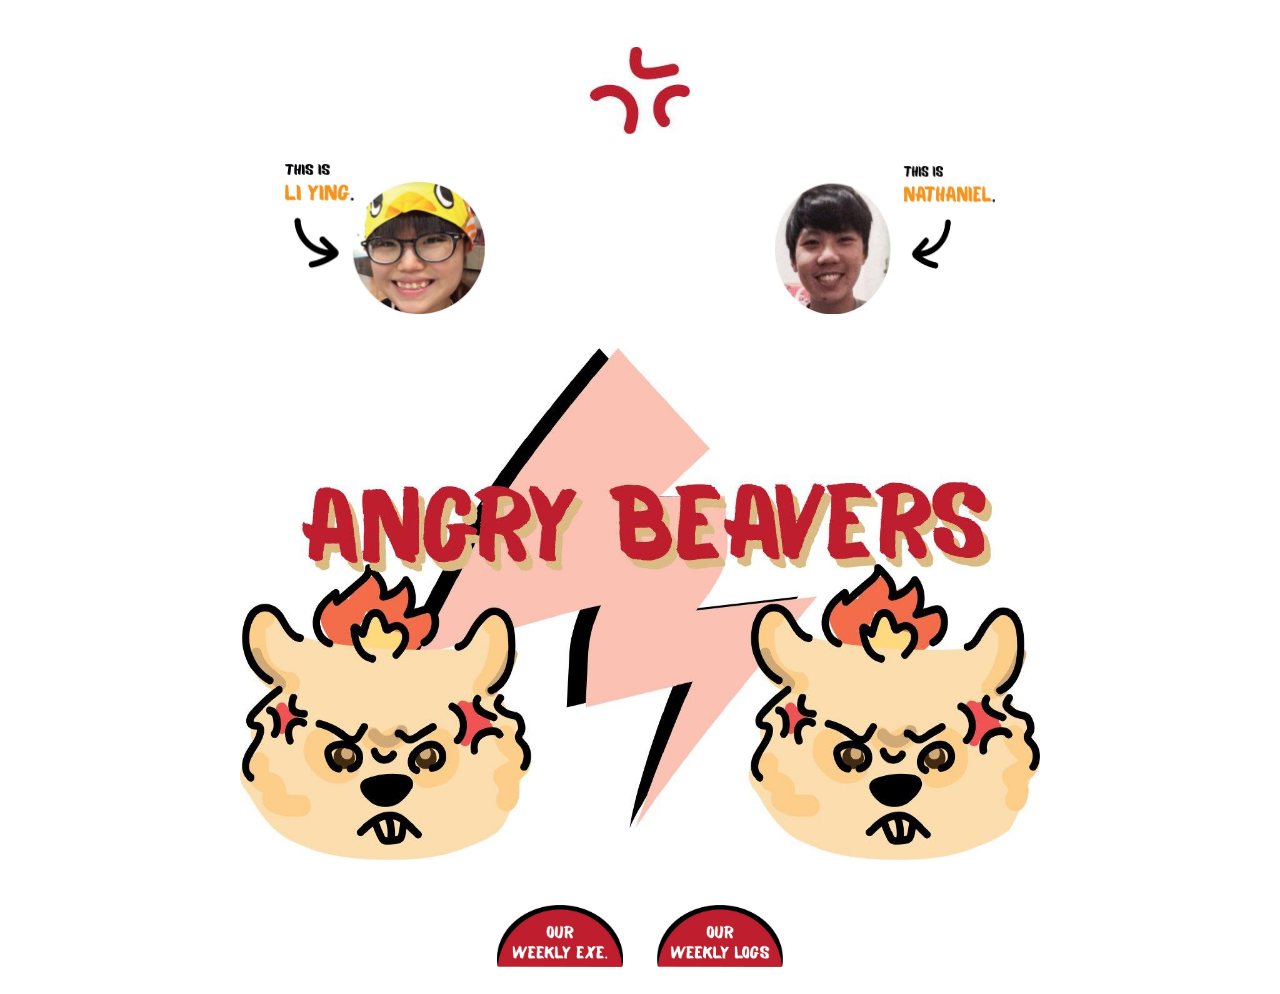
<file: index.html>
<!DOCTYPE html>
<html lang="en">
<head>
    <link rel="stylesheet" type="text/css" href="style.css">
    <meta charset="utf-8">
    <title>🐾Angry Beavers🐾</title>

</head>

<body>
    <body style="background-color:#fff;">
    <body style="vertical-align: middle;">
    <body style="position: relative;"></body>
    
    <br>
    <h1><a href="index.html"><img src="graphics/SVG/ly/logo.jpg" alt="logo" class="center"
        style="width:100px;height:87px;"></a>
        </h1>

    <h3>
        <a href='liying.html'><img src="graphics/SVG/ly/liying.jpg" id='leftside' alt="liying"
            style="width:200px;height:150px;"> </a>

        <p11>&</p11>
        
        <a href='nathaniel.html'><img src="graphics/SVG/ly/nat.jpg" id='rightside' alt="nat" class ='center'
            style="width:220px;height:150px;"> </a>
    </h3>
    <h1>

        <img src="graphics/SVG/ly/ab1.jpg" alt="angrybeaver" class="center"
            style="width:800px;height:512px;">   

            
    </h1>


    <div class="icons">
        <div class="row">

        <div class="column">
            <a href="weeklyexe.html"><img src="graphics/SVG/ly/weeklyexe.jpg"
             alt="weeklyexe" style="width:100%"></a>
        </div>

        <div class="column">
            <a href="weeklyprogress.html"><img src="graphics/SVG/ly/weekly.jpg"
             alt="weeklyprogress1" style="width:100%"></a>
        </div>

      </div>
    </div>


</body>

</html>
</file>
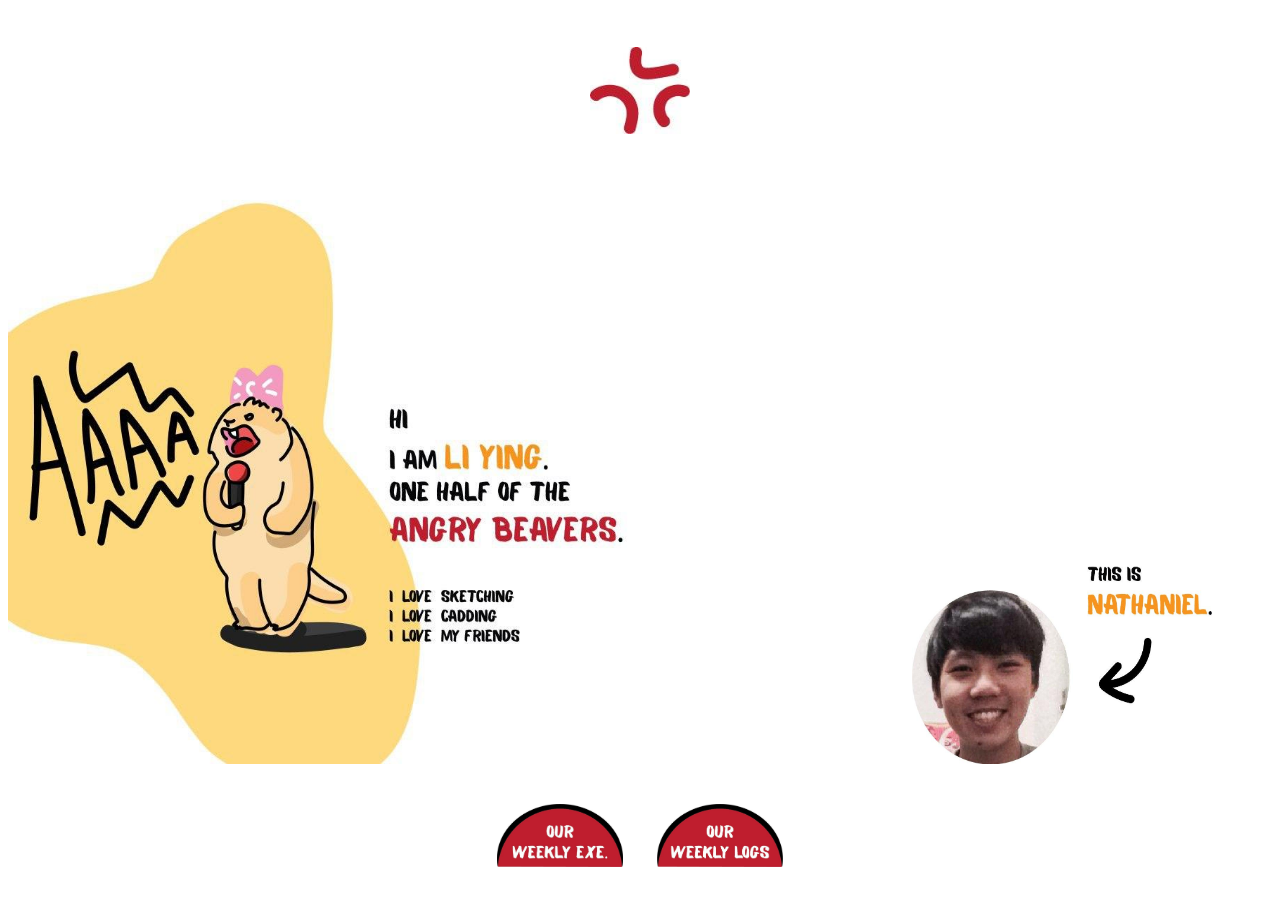
<file: liying.html>
<!DOCTYPE html>
<html lang="en">
<head>
    <link rel="stylesheet" type="text/css" href="style.css">
    <meta charset="utf-8">
    <title>🐾Angry Beavers🐾</title>

</head>

<body>
    <body style="background-color:#fff;">
    <body style="vertical-align: middle;">
    <body style="position: relative;"></body>
    
    <br>
    <h1><a href="index.html"><img src="graphics/SVG/ly/logo.jpg" alt="logo" class="center"
        style="width:100px;height:87px;"></a>
        </h1>

    <h4>
            <img src="graphics/SVG/ly/ly.jpg" id='leftside' alt="liying"
            style="width:900px;height:600px;">

            <a href='nathaniel.html'><img src="graphics/SVG/ly/nat.jpg" id='rightside' alt="nat" class ='center'
                style="width:300px;height: 200px;"> </a>

    </h4>


    <div class="icons">
        <div class="row">

        <div class="column">
            <a href="weeklyexe.html"><img src="graphics/SVG/ly/weeklyexe.jpg"
             alt="weeklyexe" style="width:100%"></a>
        </div>

        <div class="column">
            <a href="weeklyprogress.html"><img src="graphics/SVG/ly/weekly.jpg"
             alt="weeklyprogress1" style="width:100%"></a>
        </div>

      </div>
    </div>
     
</body>

</html>
</file>
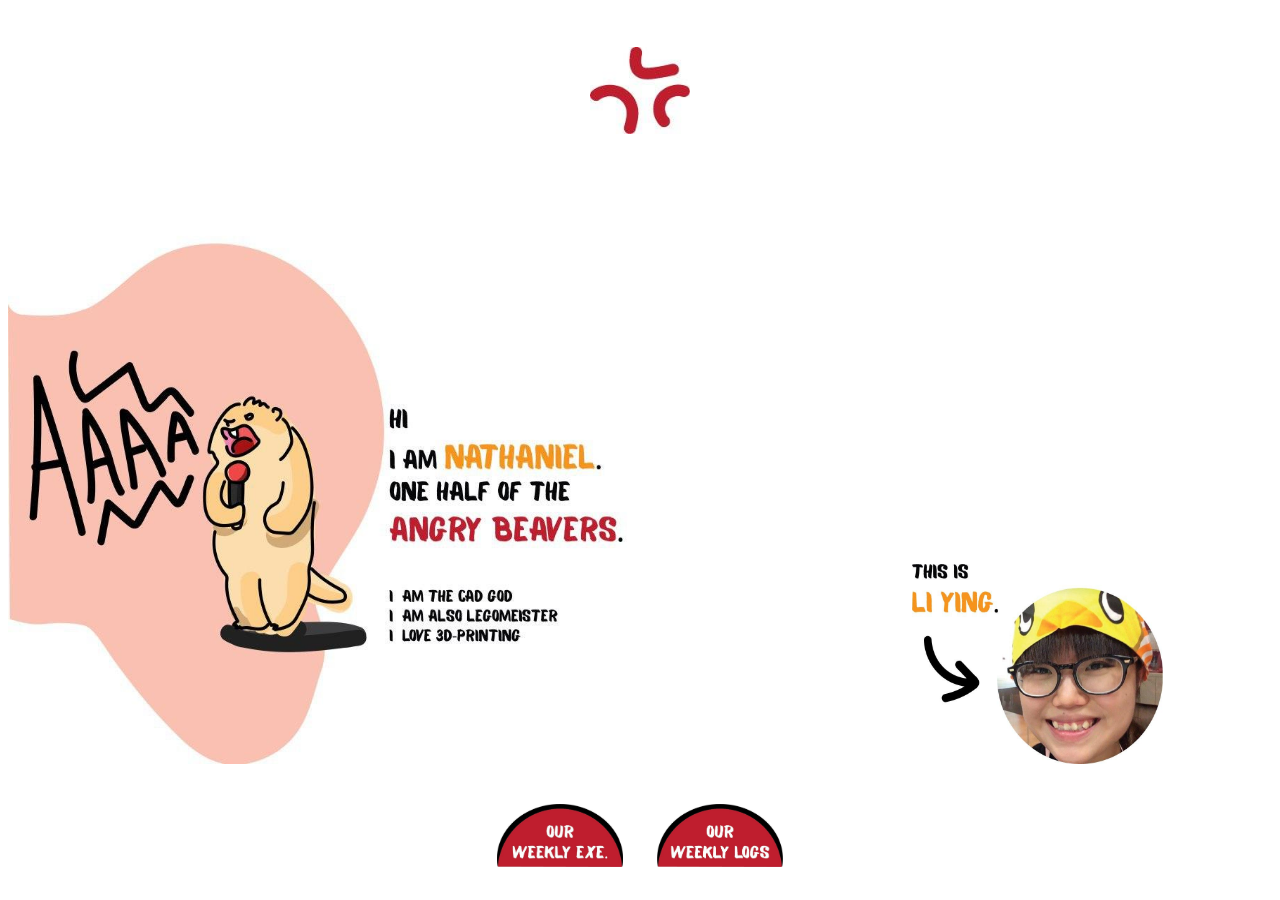
<file: nathaniel.html>
<!DOCTYPE html>
<html lang="en">
<head>
    <link rel="stylesheet" type="text/css" href="style.css">
    <meta charset="utf-8">
    <title>🐾Angry Beavers🐾</title>

</head>

<body>
    <body style="background-color:#fff;">
    <body style="vertical-align: middle;">
    <body style="position: relative;"></body>
    
    <br>
    <h1><a href="index.html"><img src="graphics/SVG/ly/logo.jpg" alt="logo" class="center"
        style="width:100px;height:87px;"></a>
        </h1>

    <h4>
        <img src="graphics/SVG/ly/nat2.jpg" id='rightside' alt="nat" class ='center'
            style="width:900px;height:600px;"> </a>

            <a href='liying.html'><img src="graphics/SVG/ly/liying.jpg" id='leftside' alt="liying"
                style="width:251px;height:200px;"> </a>
    </h4>



    <div class="icons">
        <div class="row">

        <div class="column">
            <a href="weeklyexe.html"><img src="graphics/SVG/ly/weeklyexe.jpg"
             alt="weeklyexe" style="width:100%"></a>
        </div>

        <div class="column">
            <a href="weeklyprogress.html"><img src="graphics/SVG/ly/weekly.jpg"
             alt="weeklyprogress1" style="width:100%"></a>
        </div>

      </div>
    </div>


     
</body>

</html>
</file>
<file: style.css>
h1 {
	text-align: center;
}

h2 {
	text-align: center;
}

h3 {
	text-align: center;
	align-content: center;
}

h4 {
	text-align: left;
}

h5 {
	text-align: right;
}
/*https://www.freecodecamp.org/news/how-to-center-things-with-style-in-css-dc87b7542689/*/
.column {
	display: inline-block;

	width: 10%;
	padding: 15px;
	text-align: center;
	object-position: center;
	margin: 0 auto;
}

.row::after {
	content: "";
	clear: both;
	display: table;
}

.footer {
	text-align: center;
	position: fixed;
	left: 0;
	bottom: 0;
	width: 100%;
}

iframe {
	height: 400px;
	width: 400px;
	margin-left: auto; /* Automatic margin from left */
	margin-right: auto;
}

.icons {
	display: block;
	object-position: center;
	text-align: center;
}
.row {
	display: block;
	object-position: center;
	text-align: center;
}
#designerprofile1:hover {
	content: url('graphics/SVG/designerprofile2.svg');
	height: 151px;
	width: 169px;
}

#funtimes1:hover {
	content: url('graphics/SVG/funtimes2.svg');
	height: 177px;
	width: 104px;
	scale: 147%;
}

#weeklyprogress1:hover {
	content: url('graphics/SVG/weeklyprogress2.svg');
	height: 167px;
	width: 178px;
}

.karenandshanel {
	display: inline-block;
	text-align: center;
	object-position: center;
	margin: 0 auto;
}

p11 {
	font-size: 300%;
	font-family: Arial, Helvetica, sans-serif, Helvetica, sans-serif;
	padding: 120px;
	color: white;
}
p12 {
	font-size: 150%;
	font-family: Arial, Helvetica, sans-serif, Helvetica, sans-serif;
}

p1 {
	font-size: 150%;
	font-family: Arial, Helvetica, sans-serif, Helvetica, sans-serif;
}
p2 {
	font-size: 150%;
	font-family: Arial, Helvetica, sans-serif, Helvetica, sans-serif;
}
p3 {
	font-size: 150%;
	font-family: Arial, Helvetica, sans-serif, Helvetica, sans-serif;
}
p4 {
	font-size: 150%;
	font-family: Arial, Helvetica, sans-serif, Helvetica, sans-serif;
}
p5 {
	font-size: 150%;
	font-family: Arial, Helvetica, sans-serif, Helvetica, sans-serif;
}
p6 {
	font-size: 150%;
	font-family: Arial, Helvetica, sans-serif, Helvetica, sans-serif;
}
#leftside {
	text-align: left;
}

#rightside {
	text-align: right;
}
.weeklyprogress {
	display: inline-block;
	object-position: center;
	text-align: center;
	scale: 50%;
}

a:link {
	color: #b7543d;
	background-color: transparent;
	text-decoration: none;
}
a:visited {
	color: #b7543d;
	background-color: transparent;
	text-decoration: none;
}
a:hover {
	color: #daaa76;
	background-color: transparent;
	text-decoration: underline;
}
a:active {
	color: #daaa76;
	background-color: transparent;
	text-decoration: underline;
}

.frames {
	display: flex;
}
iframe {
	justify-content: center;
}

.img {
	align-content: center;
}
</file>
